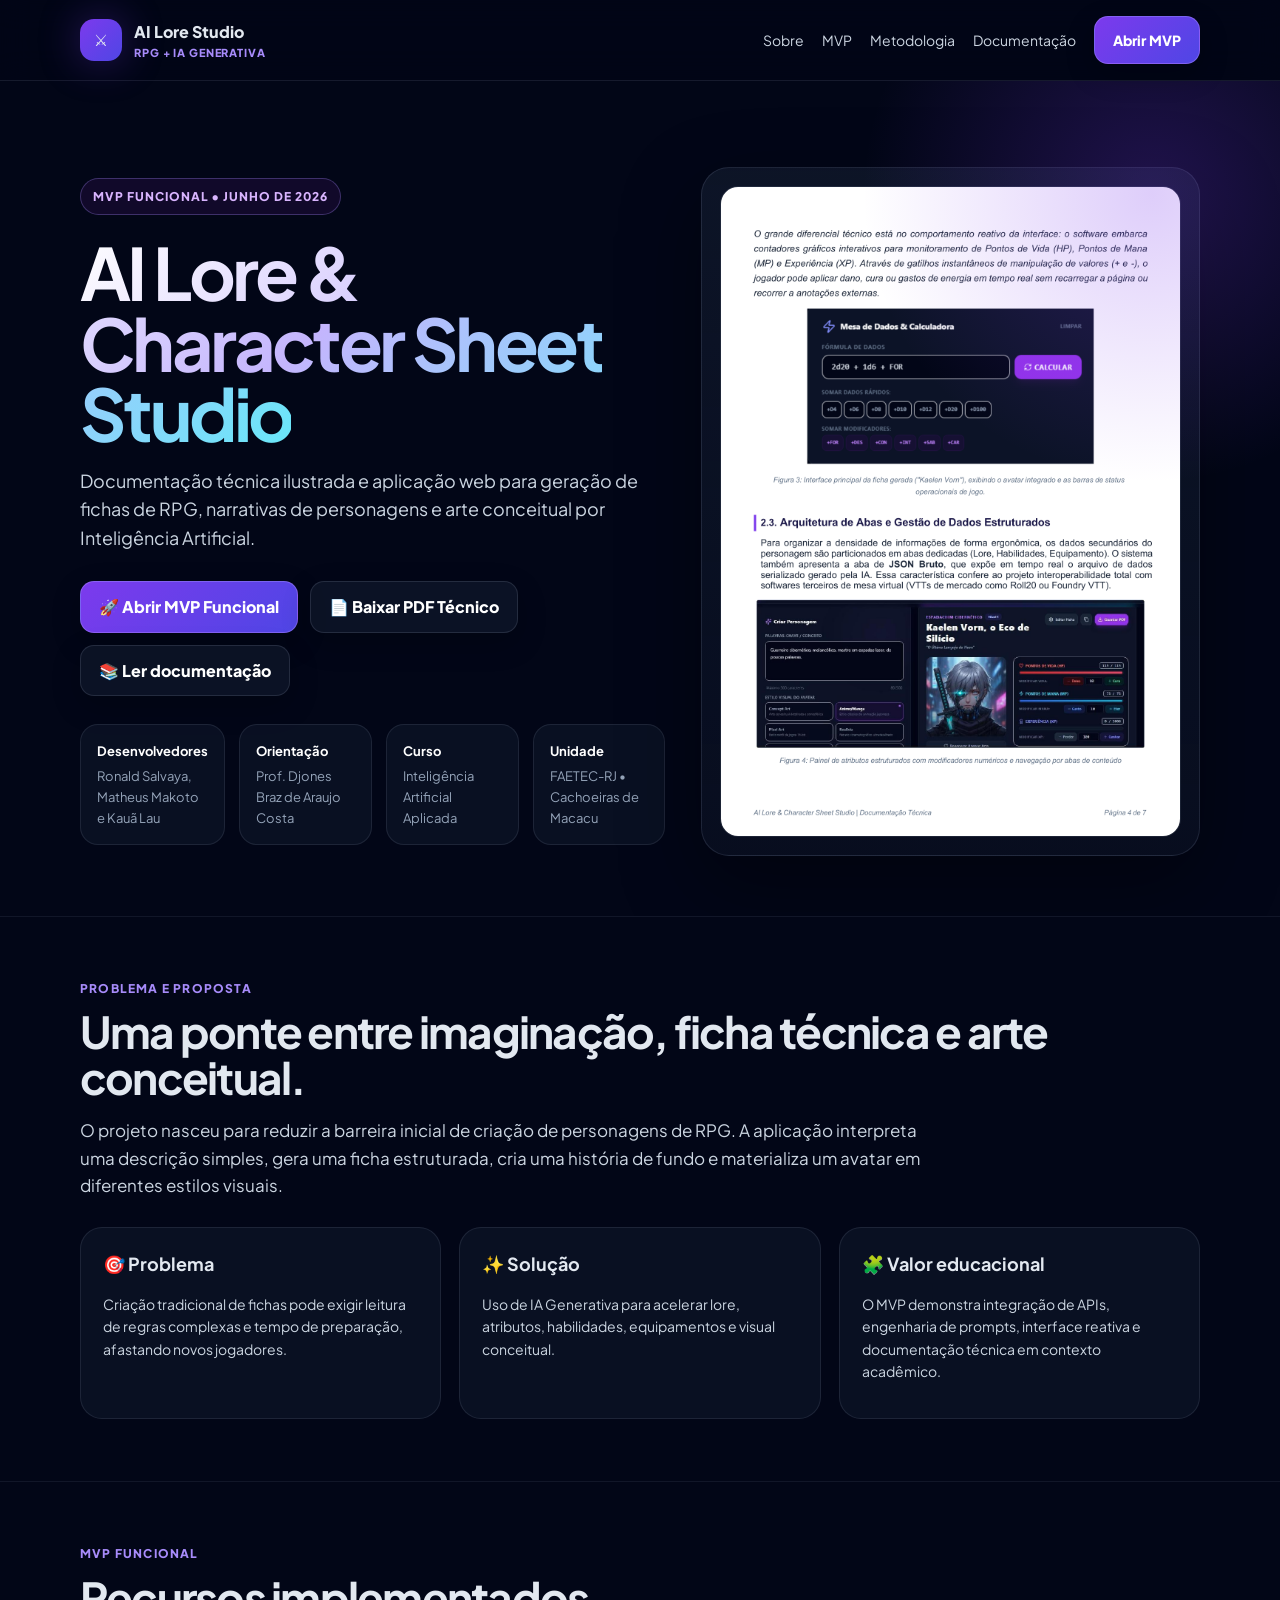
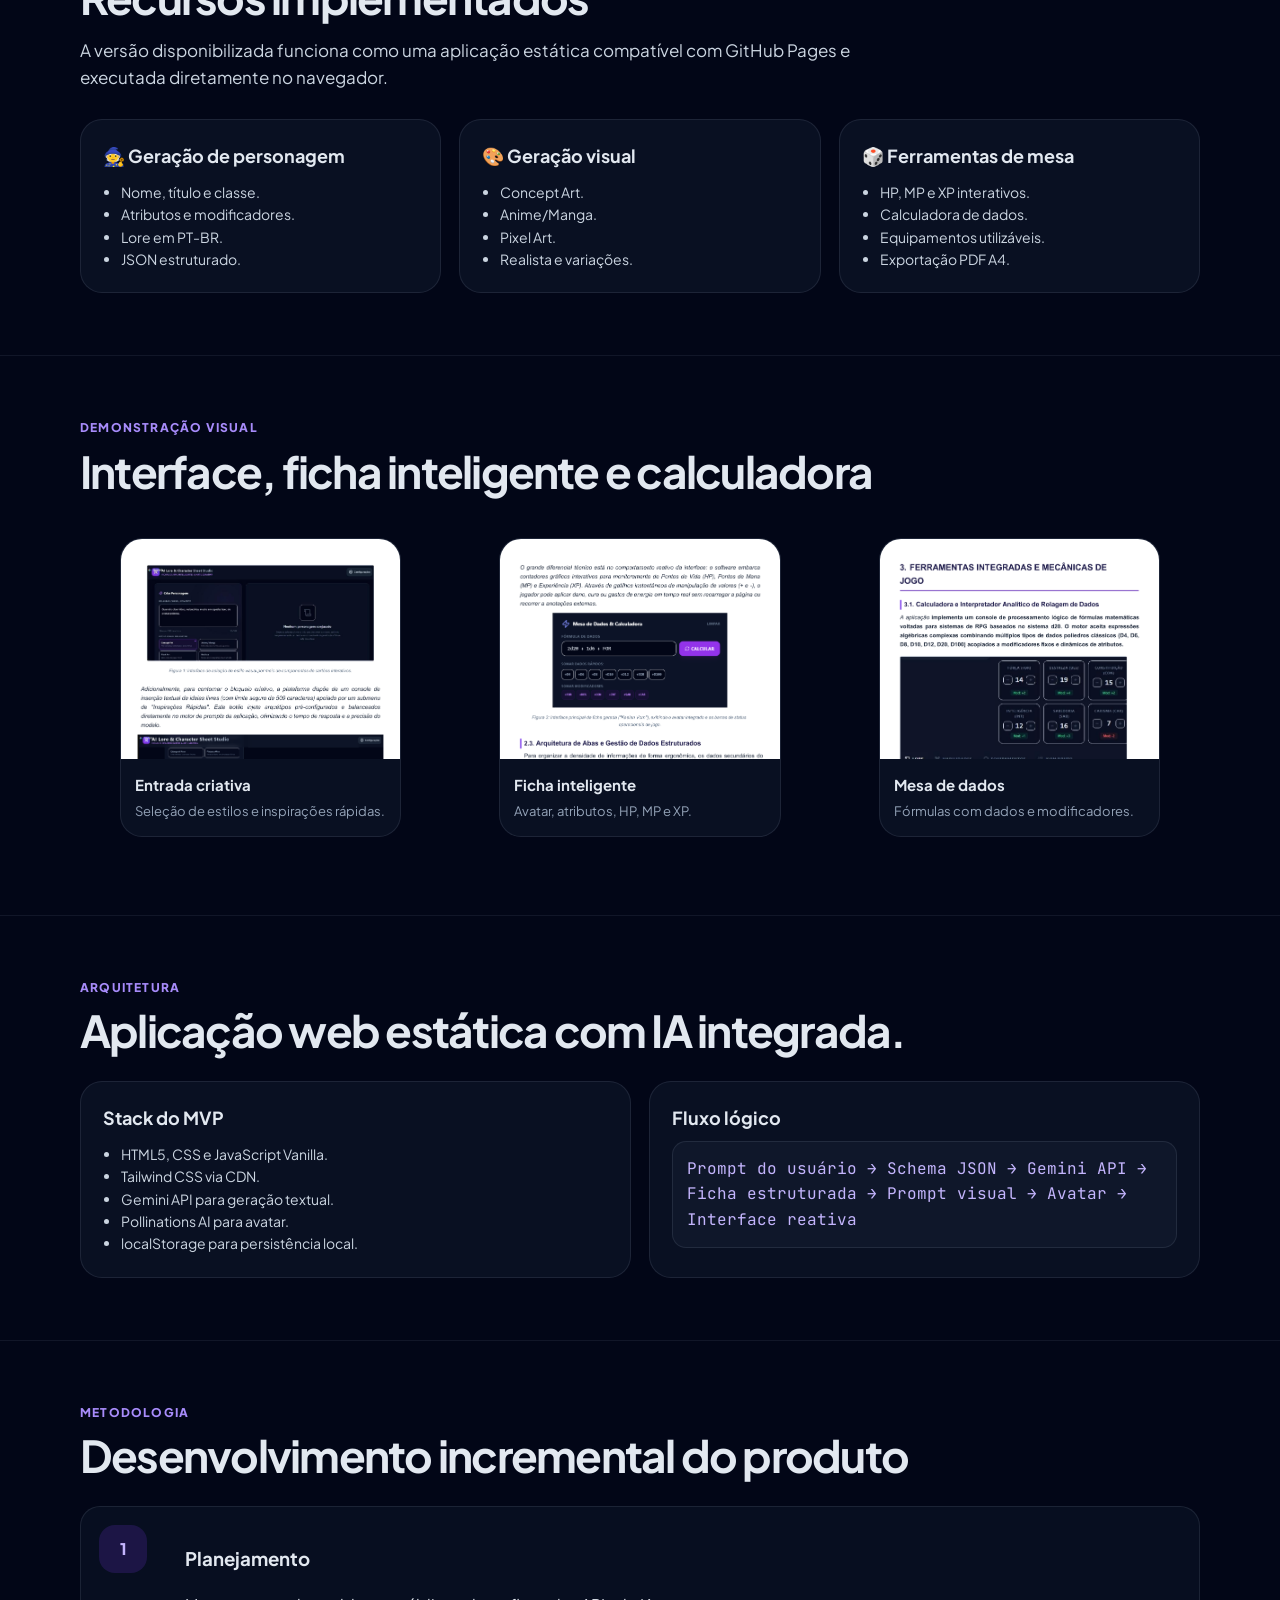
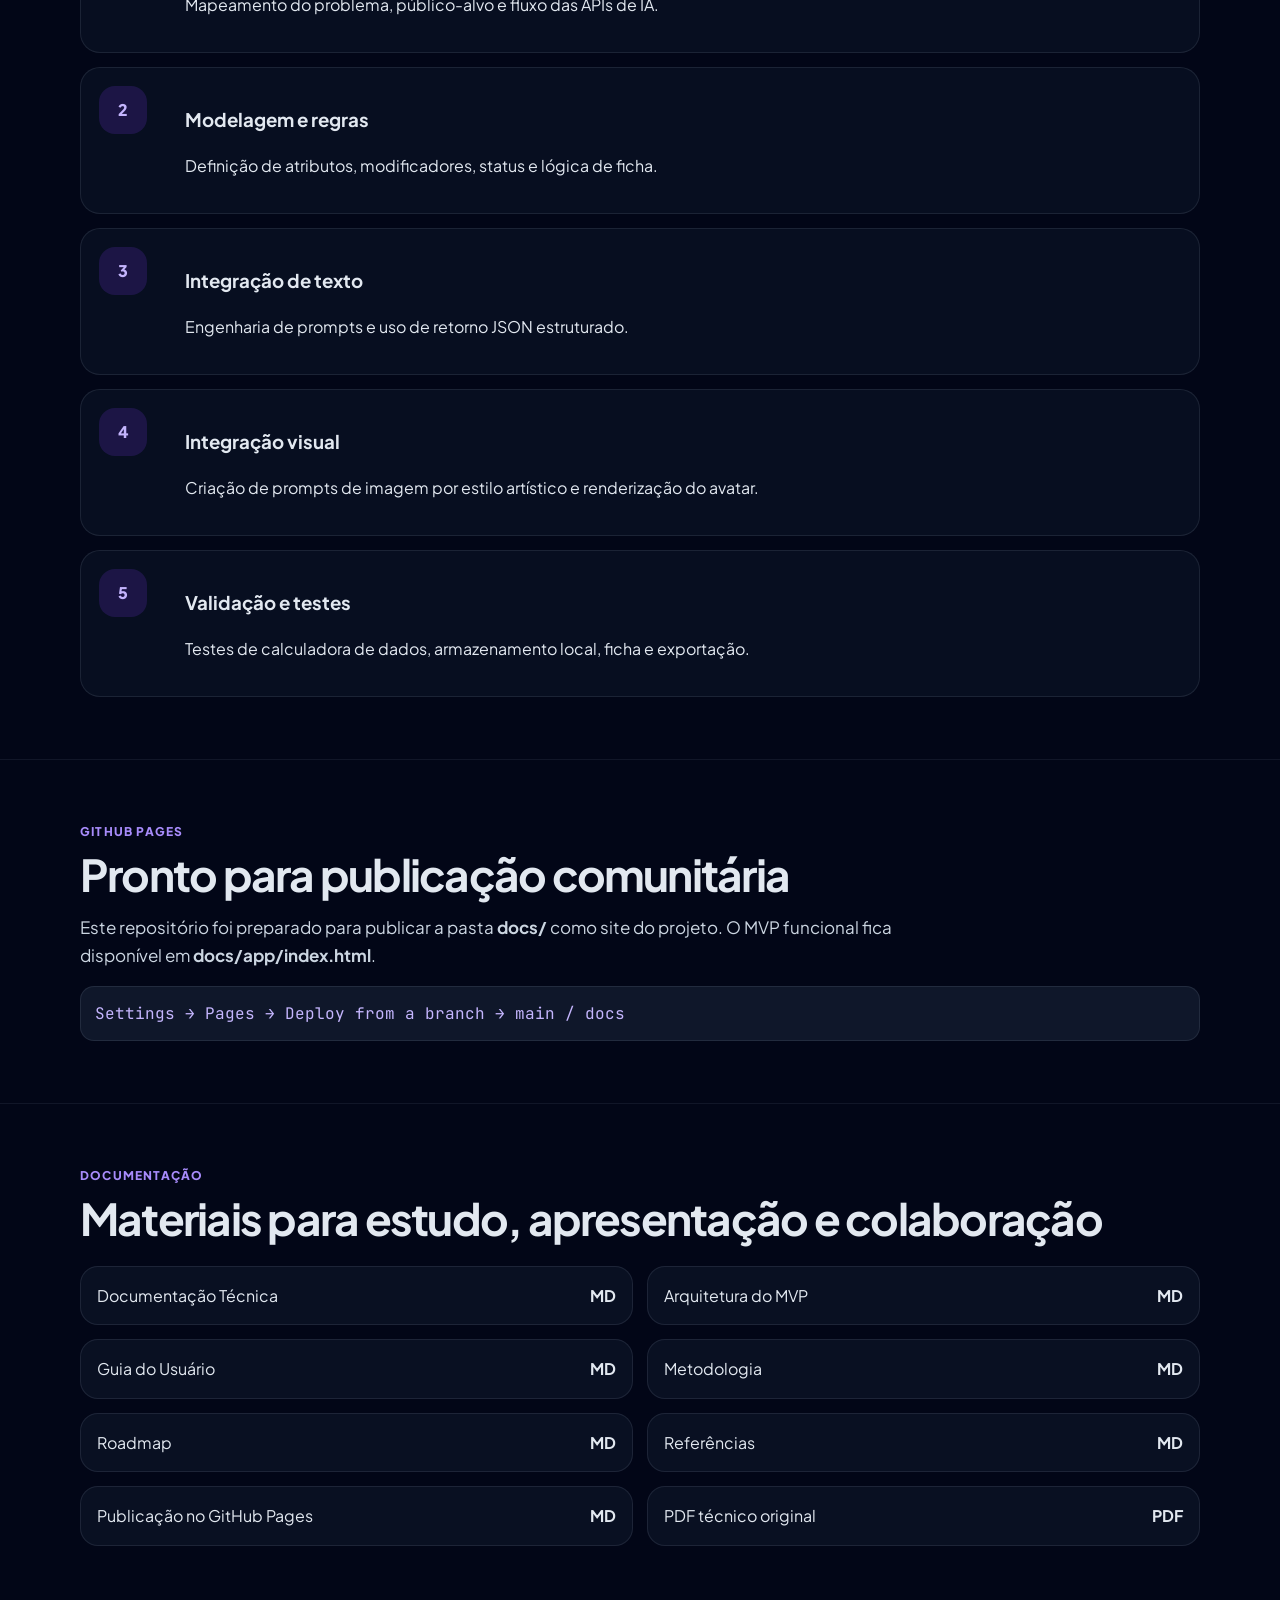
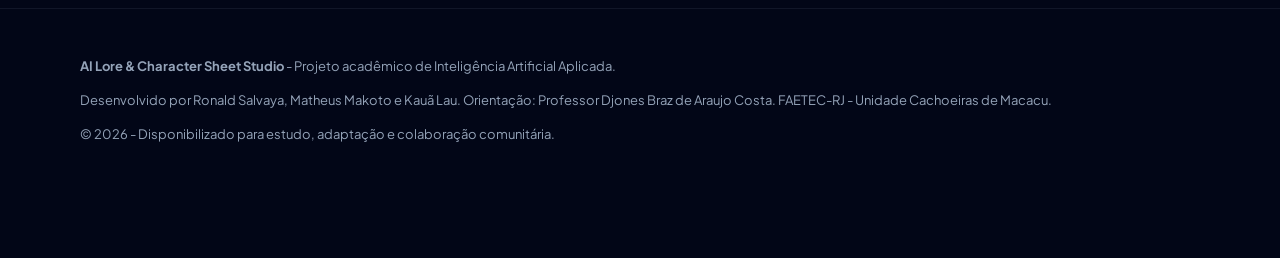
<file: index.html>
<!doctype html>
<html lang="pt-BR">
<head>
  <meta charset="utf-8">
  <meta name="viewport" content="width=device-width, initial-scale=1">
  <title>AI Lore & Character Sheet Studio</title>
  <meta http-equiv="refresh" content="0; url=docs/index.html">
  <link rel="canonical" href="docs/index.html">
</head>
<body>
  <p>Redirecionando para <a href="docs/index.html">a página do projeto</a>.</p>
</body>
</html>
</file>
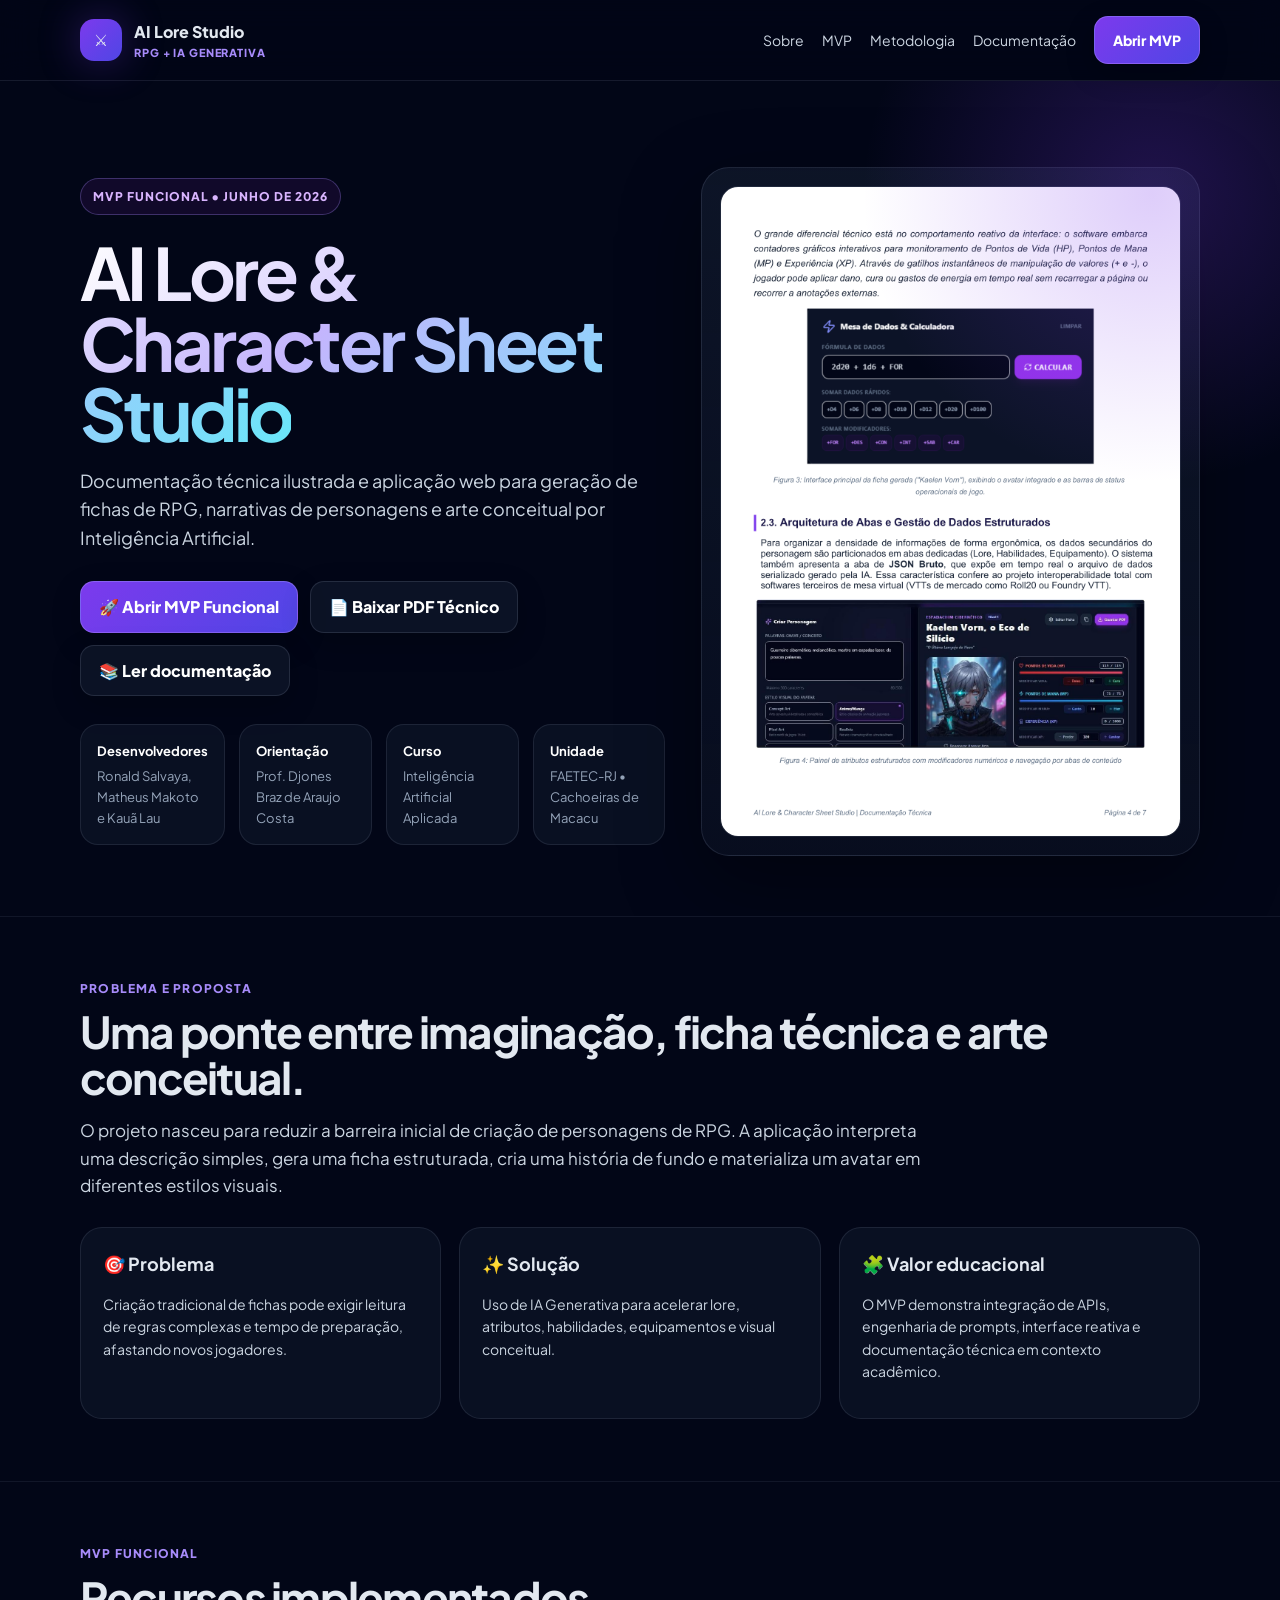
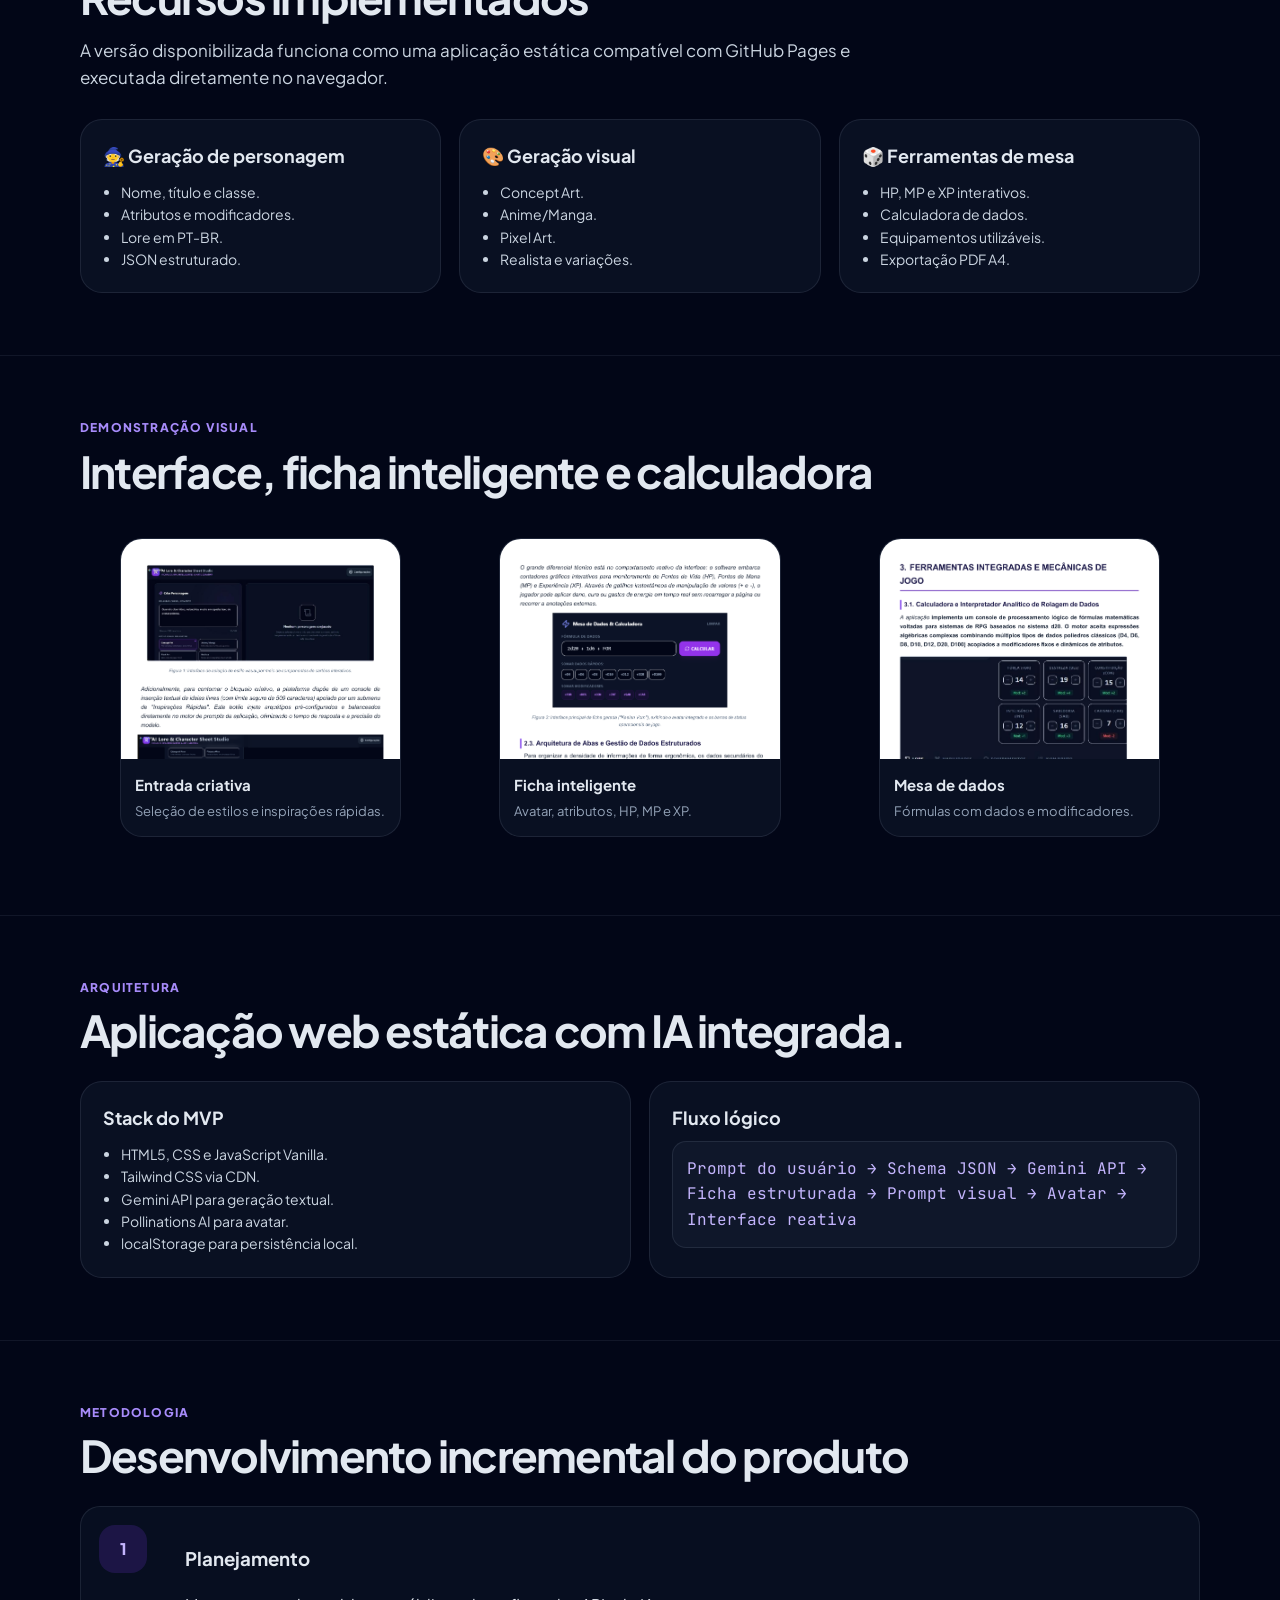
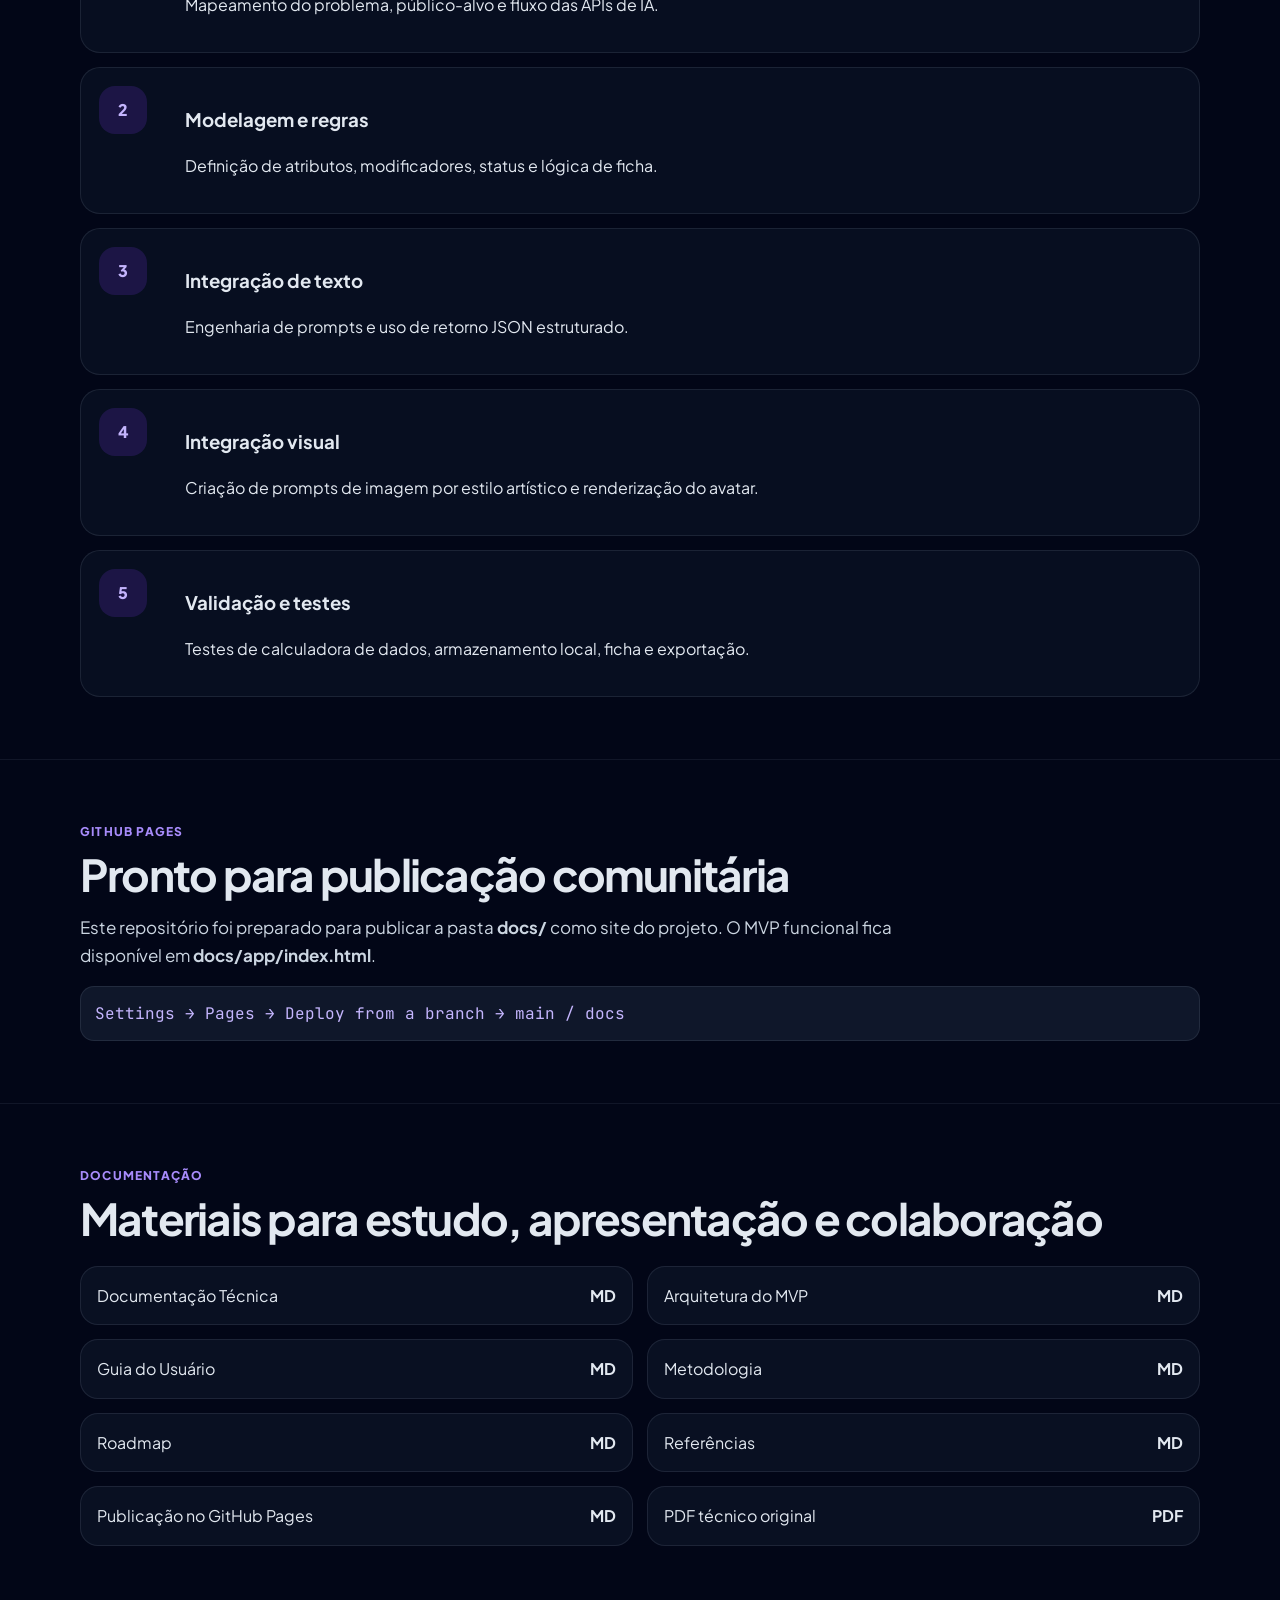
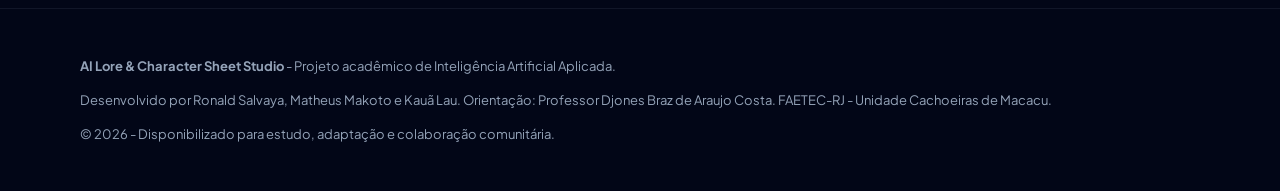
<file: docs/index.html>
<!doctype html>
<html lang="pt-BR">
<head>
  <meta charset="utf-8">
  <meta name="viewport" content="width=device-width, initial-scale=1">
  <title>AI Lore & Character Sheet Studio | Projeto IA Aplicada</title>
  <meta name="description" content="Projeto acadêmico de IA Generativa para criação de fichas de RPG e arte conceitual, desenvolvido por Ronald Salvaya, Matheus Makoto e Kauã Lau sob orientação do Professor Djones Braz.">
  <link rel="preconnect" href="https://fonts.googleapis.com">
  <link rel="preconnect" href="https://fonts.gstatic.com" crossorigin>
  <link href="https://fonts.googleapis.com/css2?family=JetBrains+Mono:wght@500;700&family=Plus+Jakarta+Sans:wght@400;600;700;800;900&display=swap" rel="stylesheet">
  <link rel="stylesheet" href="assets/css/style.css">
</head>
<body>
  <header class="topbar">
    <div class="container nav">
      <a class="brand" href="#top" aria-label="AI Lore Home">
        <span class="brand-mark">⚔️</span>
        <span>AI Lore Studio<small>RPG + IA Generativa</small></span>
      </a>
      <nav class="links" aria-label="Navegação principal">
        <a href="#sobre">Sobre</a>
        <a href="#mvp">MVP</a>
        <a href="#metodologia">Metodologia</a>
        <a href="#documentacao">Documentação</a>
        <a class="btn primary" href="app/index.html">Abrir MVP</a>
      </nav>
      <a class="btn primary mobile-menu" href="app/index.html">Abrir MVP</a>
    </div>
  </header>

  <main id="top">
    <section class="hero">
      <div class="container hero-grid">
        <div>
          <span class="badge">MVP Funcional • Junho de 2026</span>
          <h1><span class="gradient-text">AI Lore & Character Sheet Studio</span></h1>
          <p>Documentação técnica ilustrada e aplicação web para geração de fichas de RPG, narrativas de personagens e arte conceitual por Inteligência Artificial.</p>
          <div class="hero-actions">
            <a class="btn primary" href="app/index.html">🚀 Abrir MVP Funcional</a>
            <a class="btn secondary" href="assets/docs/AI_Lore_Character_Sheet_Documentacao_Tecnica.pdf">📄 Baixar PDF Técnico</a>
            <a class="btn secondary" href="DOCUMENTACAO_TECNICA.md">📚 Ler documentação</a>
          </div>
          <div class="meta-grid" aria-label="Ficha do projeto">
            <div class="meta"><strong>Desenvolvedores</strong><span>Ronald Salvaya, Matheus Makoto e Kauã Lau</span></div>
            <div class="meta"><strong>Orientação</strong><span>Prof. Djones Braz de Araujo Costa</span></div>
            <div class="meta"><strong>Curso</strong><span>Inteligência Artificial Aplicada</span></div>
            <div class="meta"><strong>Unidade</strong><span>FAETEC-RJ • Cachoeiras de Macacu</span></div>
          </div>
        </div>
        <aside class="hero-card">
          <img src="assets/img/pdf-page-04.png" alt="Prévia da ficha inteligente com avatar, atributos e barras de status">
        </aside>
      </div>
    </section>

    <section class="section" id="sobre">
      <div class="container">
        <div class="kicker">Problema e Proposta</div>
        <h2>Uma ponte entre imaginação, ficha técnica e arte conceitual.</h2>
        <p class="section-lead">O projeto nasceu para reduzir a barreira inicial de criação de personagens de RPG. A aplicação interpreta uma descrição simples, gera uma ficha estruturada, cria uma história de fundo e materializa um avatar em diferentes estilos visuais.</p>
        <div class="grid cards-3">
          <article class="card"><h3>🎯 Problema</h3><p>Criação tradicional de fichas pode exigir leitura de regras complexas e tempo de preparação, afastando novos jogadores.</p></article>
          <article class="card"><h3>✨ Solução</h3><p>Uso de IA Generativa para acelerar lore, atributos, habilidades, equipamentos e visual conceitual.</p></article>
          <article class="card"><h3>🧩 Valor educacional</h3><p>O MVP demonstra integração de APIs, engenharia de prompts, interface reativa e documentação técnica em contexto acadêmico.</p></article>
        </div>
      </div>
    </section>

    <section class="section" id="mvp">
      <div class="container">
        <div class="kicker">MVP Funcional</div>
        <h2>Recursos implementados</h2>
        <p class="section-lead">A versão disponibilizada funciona como uma aplicação estática compatível com GitHub Pages e executada diretamente no navegador.</p>
        <div class="grid cards-3">
          <article class="card"><h3>🧙 Geração de personagem</h3><ul><li>Nome, título e classe.</li><li>Atributos e modificadores.</li><li>Lore em PT-BR.</li><li>JSON estruturado.</li></ul></article>
          <article class="card"><h3>🎨 Geração visual</h3><ul><li>Concept Art.</li><li>Anime/Manga.</li><li>Pixel Art.</li><li>Realista e variações.</li></ul></article>
          <article class="card"><h3>🎲 Ferramentas de mesa</h3><ul><li>HP, MP e XP interativos.</li><li>Calculadora de dados.</li><li>Equipamentos utilizáveis.</li><li>Exportação PDF A4.</li></ul></article>
        </div>
      </div>
    </section>

    <section class="section" id="galeria">
      <div class="container">
        <div class="kicker">Demonstração visual</div>
        <h2>Interface, ficha inteligente e calculadora</h2>
        <div class="gallery">
          <figure class="shot"><img src="assets/img/pdf-page-03.png" alt="Página com seleção de estilo visual e campo de prompt"><div><h3>Entrada criativa</h3><p>Seleção de estilos e inspirações rápidas.</p></div></figure>
          <figure class="shot"><img src="assets/img/pdf-page-04.png" alt="Página com ficha gerada e barras de status"><div><h3>Ficha inteligente</h3><p>Avatar, atributos, HP, MP e XP.</p></div></figure>
          <figure class="shot"><img src="assets/img/pdf-page-05.png" alt="Página com painel de atributos e calculadora de dados"><div><h3>Mesa de dados</h3><p>Fórmulas com dados e modificadores.</p></div></figure>
        </div>
      </div>
    </section>

    <section class="section" id="arquitetura">
      <div class="container">
        <div class="kicker">Arquitetura</div>
        <h2>Aplicação web estática com IA integrada.</h2>
        <div class="grid cards-2">
          <article class="card"><h3>Stack do MVP</h3><ul><li>HTML5, CSS e JavaScript Vanilla.</li><li>Tailwind CSS via CDN.</li><li>Gemini API para geração textual.</li><li>Pollinations AI para avatar.</li><li>localStorage para persistência local.</li></ul></article>
          <article class="card"><h3>Fluxo lógico</h3><div class="code">Prompt do usuário → Schema JSON → Gemini API → Ficha estruturada → Prompt visual → Avatar → Interface reativa</div></article>
        </div>
      </div>
    </section>

    <section class="section" id="metodologia">
      <div class="container">
        <div class="kicker">Metodologia</div>
        <h2>Desenvolvimento incremental do produto</h2>
        <div class="timeline">
          <div class="step"><span class="num">1</span><div><h3>Planejamento</h3><p>Mapeamento do problema, público-alvo e fluxo das APIs de IA.</p></div></div>
          <div class="step"><span class="num">2</span><div><h3>Modelagem e regras</h3><p>Definição de atributos, modificadores, status e lógica de ficha.</p></div></div>
          <div class="step"><span class="num">3</span><div><h3>Integração de texto</h3><p>Engenharia de prompts e uso de retorno JSON estruturado.</p></div></div>
          <div class="step"><span class="num">4</span><div><h3>Integração visual</h3><p>Criação de prompts de imagem por estilo artístico e renderização do avatar.</p></div></div>
          <div class="step"><span class="num">5</span><div><h3>Validação e testes</h3><p>Testes de calculadora de dados, armazenamento local, ficha e exportação.</p></div></div>
        </div>
      </div>
    </section>

    <section class="section" id="publicacao">
      <div class="container">
        <div class="kicker">GitHub Pages</div>
        <h2>Pronto para publicação comunitária</h2>
        <p class="section-lead">Este repositório foi preparado para publicar a pasta <strong>docs/</strong> como site do projeto. O MVP funcional fica disponível em <strong>docs/app/index.html</strong>.</p>
        <div class="code">Settings → Pages → Deploy from a branch → main / docs</div>
      </div>
    </section>

    <section class="section" id="documentacao">
      <div class="container">
        <div class="kicker">Documentação</div>
        <h2>Materiais para estudo, apresentação e colaboração</h2>
        <div class="docs-list">
          <a class="doc-link" href="DOCUMENTACAO_TECNICA.md"><span>Documentação Técnica</span><strong>MD</strong></a>
          <a class="doc-link" href="ARQUITETURA.md"><span>Arquitetura do MVP</span><strong>MD</strong></a>
          <a class="doc-link" href="GUIA_USUARIO.md"><span>Guia do Usuário</span><strong>MD</strong></a>
          <a class="doc-link" href="METODOLOGIA.md"><span>Metodologia</span><strong>MD</strong></a>
          <a class="doc-link" href="ROADMAP.md"><span>Roadmap</span><strong>MD</strong></a>
          <a class="doc-link" href="REFERENCIAS.md"><span>Referências</span><strong>MD</strong></a>
          <a class="doc-link" href="GITHUB_PAGES.md"><span>Publicação no GitHub Pages</span><strong>MD</strong></a>
          <a class="doc-link" href="assets/docs/AI_Lore_Character_Sheet_Documentacao_Tecnica.pdf"><span>PDF técnico original</span><strong>PDF</strong></a>
        </div>
      </div>
    </section>
  </main>

  <footer class="footer">
    <div class="container">
      <p><strong>AI Lore & Character Sheet Studio</strong> - Projeto acadêmico de Inteligência Artificial Aplicada.</p>
      <p>Desenvolvido por Ronald Salvaya, Matheus Makoto e Kauã Lau. Orientação: Professor Djones Braz de Araujo Costa. FAETEC-RJ - Unidade Cachoeiras de Macacu.</p>
      <p>© <span data-year></span> - Disponibilizado para estudo, adaptação e colaboração comunitária.</p>
    </div>
  </footer>
  <script src="assets/js/site.js"></script>
</body>
</html>
</file>
<file: docs/assets/css/style.css>
*{box-sizing:border-box}html{scroll-behavior:smooth}body{margin:0;font-family:"Plus Jakarta Sans",system-ui,-apple-system,BlinkMacSystemFont,"Segoe UI",sans-serif;background:#020617;color:#e2e8f0;line-height:1.6}a{color:inherit;text-decoration:none}.container{width:min(1120px,92vw);margin:0 auto}.topbar{position:sticky;top:0;z-index:50;background:rgba(2,6,23,.78);backdrop-filter:blur(16px);border-bottom:1px solid rgba(148,163,184,.14)}.nav{display:flex;align-items:center;justify-content:space-between;padding:16px 0}.brand{display:flex;align-items:center;gap:12px;font-weight:800}.brand-mark{width:42px;height:42px;border-radius:14px;display:grid;place-items:center;background:linear-gradient(135deg,#7c3aed,#4f46e5);box-shadow:0 0 40px rgba(124,58,237,.35)}.brand small{display:block;color:#a78bfa;font-size:11px;text-transform:uppercase;letter-spacing:.08em}.links{display:flex;gap:18px;align-items:center;font-size:14px;color:#cbd5e1}.links a:hover{color:#fff}.btn{display:inline-flex;align-items:center;justify-content:center;gap:10px;border:1px solid rgba(148,163,184,.18);border-radius:14px;padding:12px 18px;font-weight:800;background:#0f172a;color:#fff;box-shadow:0 10px 30px rgba(0,0,0,.2);transition:.2s}.btn:hover{transform:translateY(-1px);border-color:rgba(167,139,250,.5)}.btn.primary{background:linear-gradient(135deg,#7c3aed,#4f46e5);border-color:rgba(167,139,250,.45)}.btn.secondary{background:rgba(15,23,42,.78)}.hero{position:relative;overflow:hidden;padding:86px 0 60px}.hero:before{content:"";position:absolute;inset:-25% -15% auto auto;width:640px;height:640px;background:radial-gradient(circle,rgba(124,58,237,.25),transparent 64%);pointer-events:none}.hero-grid{display:grid;grid-template-columns:1.08fr .92fr;gap:36px;align-items:center}.badge{display:inline-flex;align-items:center;gap:8px;padding:8px 12px;border:1px solid rgba(167,139,250,.3);border-radius:999px;background:rgba(88,28,135,.18);color:#d8b4fe;font-size:12px;font-weight:800;text-transform:uppercase;letter-spacing:.08em}.hero h1{font-size:clamp(38px,6vw,72px);line-height:.98;margin:22px 0 18px;letter-spacing:-.05em}.gradient-text{background:linear-gradient(135deg,#fff,#c4b5fd,#67e8f9);-webkit-background-clip:text;background-clip:text;color:transparent}.hero p{font-size:18px;color:#cbd5e1;max-width:720px}.hero-actions{display:flex;flex-wrap:wrap;gap:12px;margin-top:28px}.hero-card{border:1px solid rgba(148,163,184,.16);border-radius:28px;background:linear-gradient(180deg,rgba(15,23,42,.84),rgba(15,23,42,.44));padding:18px;box-shadow:0 28px 80px rgba(0,0,0,.38)}.hero-card img{width:100%;border-radius:18px;border:1px solid rgba(148,163,184,.14);display:block}.meta-grid{display:grid;grid-template-columns:repeat(4,1fr);gap:14px;margin-top:28px}.meta{border:1px solid rgba(148,163,184,.14);background:rgba(15,23,42,.62);border-radius:18px;padding:16px}.meta strong{display:block;font-size:13px;color:#fff}.meta span{display:block;color:#94a3b8;font-size:13px;margin-top:4px}.section{padding:62px 0;border-top:1px solid rgba(148,163,184,.1)}.section h2{font-size:clamp(28px,4vw,44px);line-height:1.05;margin:0 0 14px;letter-spacing:-.04em}.section-lead{color:#cbd5e1;font-size:17px;max-width:840px}.grid{display:grid;gap:18px}.cards-3{grid-template-columns:repeat(3,1fr);margin-top:28px}.cards-2{grid-template-columns:repeat(2,1fr);margin-top:28px}.card{border:1px solid rgba(148,163,184,.14);border-radius:22px;background:rgba(15,23,42,.62);padding:22px}.card h3{margin:0 0 8px;font-size:18px}.card p,.card li{color:#cbd5e1;font-size:14px}.card ul{padding-left:18px;margin:10px 0 0}.kicker{color:#a78bfa;text-transform:uppercase;letter-spacing:.1em;font-size:12px;font-weight:900;margin-bottom:10px}.gallery{display:grid;grid-template-columns:repeat(3,1fr);gap:18px;margin-top:28px}.shot{border:1px solid rgba(148,163,184,.14);background:rgba(15,23,42,.62);border-radius:22px;overflow:hidden}.shot img{display:block;width:100%;height:220px;object-fit:cover;object-position:top}.shot div{padding:14px}.shot h3{font-size:15px;margin:0 0 4px}.shot p{font-size:13px;color:#94a3b8;margin:0}.timeline{margin-top:28px;display:grid;gap:14px}.step{display:grid;grid-template-columns:70px 1fr;gap:16px;align-items:start;border:1px solid rgba(148,163,184,.14);border-radius:20px;background:rgba(15,23,42,.52);padding:18px}.num{width:48px;height:48px;border-radius:16px;background:rgba(124,58,237,.18);display:grid;place-items:center;color:#c4b5fd;font-weight:900}.docs-list{display:grid;grid-template-columns:repeat(2,1fr);gap:14px;margin-top:24px}.doc-link{border:1px solid rgba(148,163,184,.14);background:rgba(15,23,42,.62);border-radius:18px;padding:16px;display:flex;justify-content:space-between;gap:12px;align-items:center}.doc-link:hover{border-color:rgba(167,139,250,.5)}.footer{padding:34px 0;color:#94a3b8;border-top:1px solid rgba(148,163,184,.1);font-size:13px}.code{font-family:"JetBrains Mono",monospace;background:#0f172a;border:1px solid rgba(148,163,184,.14);border-radius:14px;padding:14px;overflow:auto;color:#c4b5fd}.mobile-menu{display:none}@media(max-width:900px){.hero-grid,.cards-3,.cards-2,.gallery,.docs-list{grid-template-columns:1fr}.links{display:none}.mobile-menu{display:inline-flex}.meta-grid{grid-template-columns:1fr 1fr}.shot img{height:auto}.step{grid-template-columns:1fr}.hero{padding-top:52px}}@media(max-width:560px){.meta-grid{grid-template-columns:1fr}.hero-actions .btn{width:100%}}
</file>
